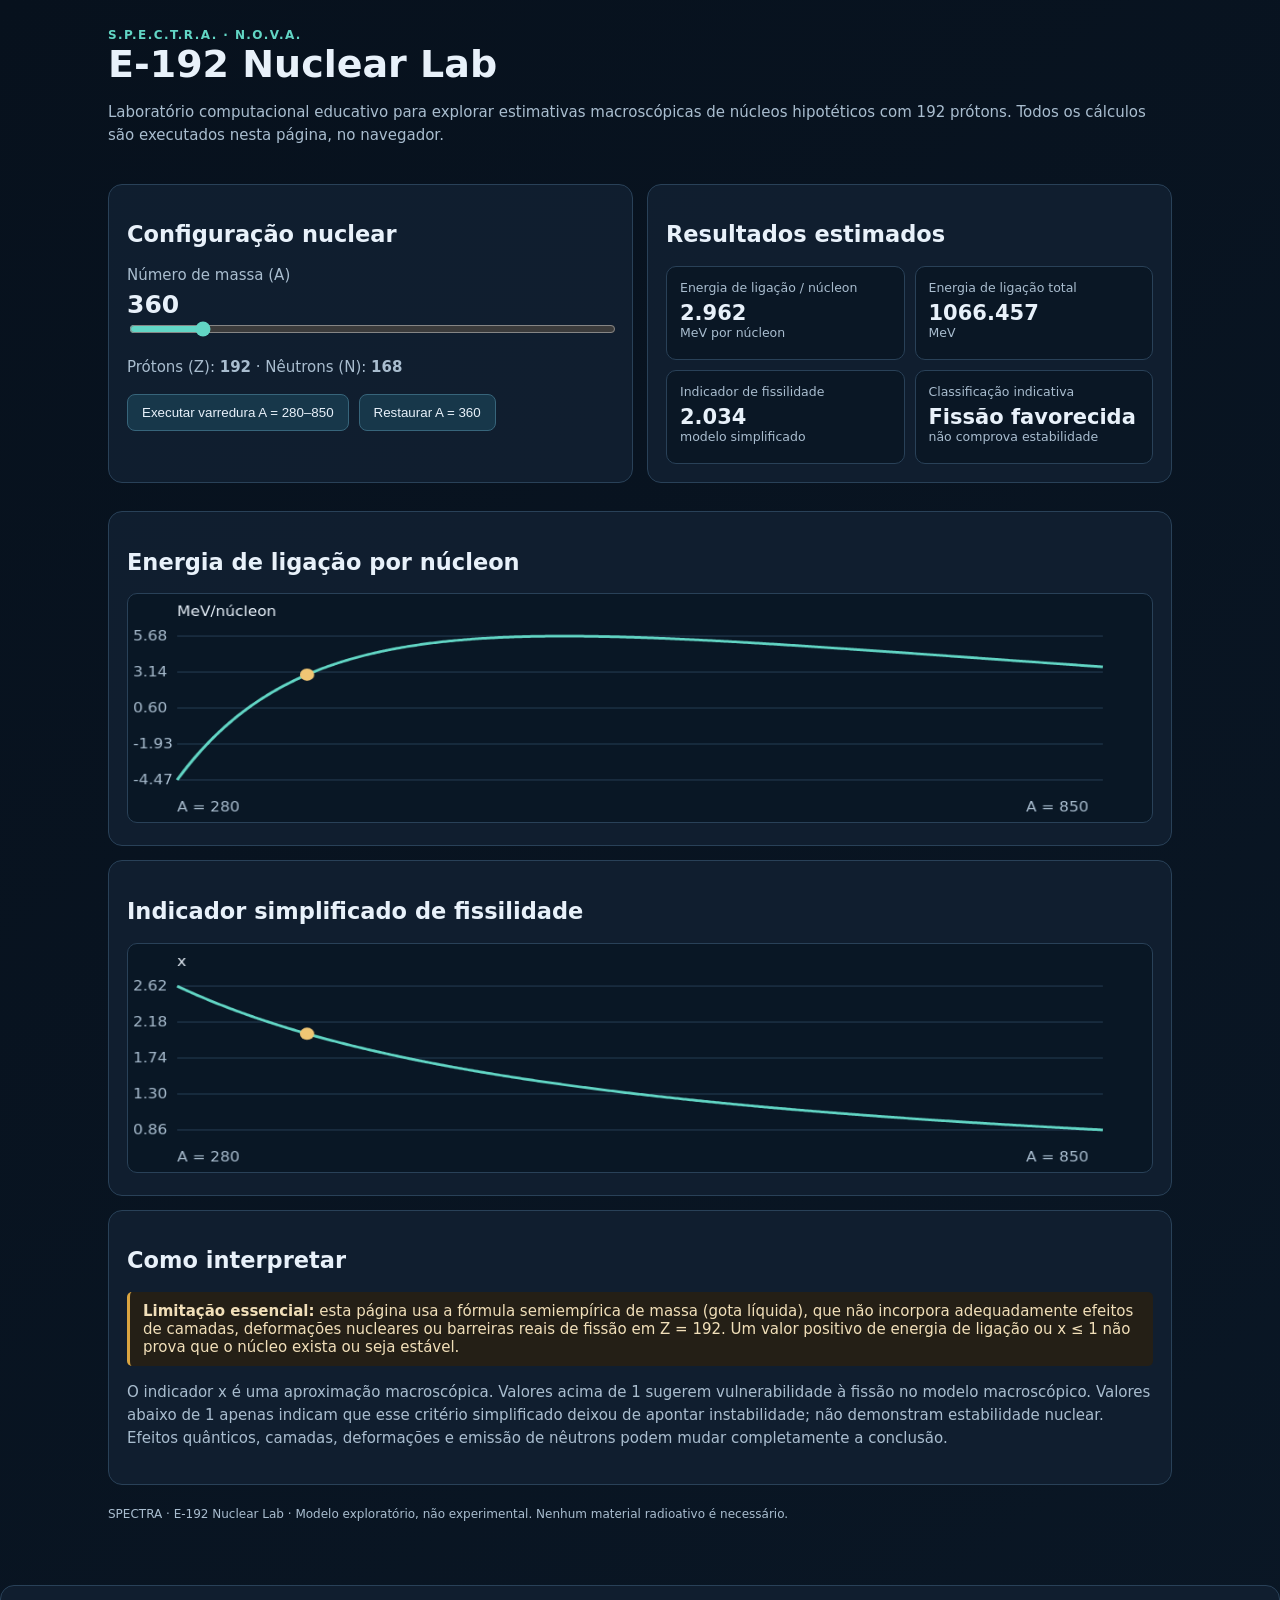
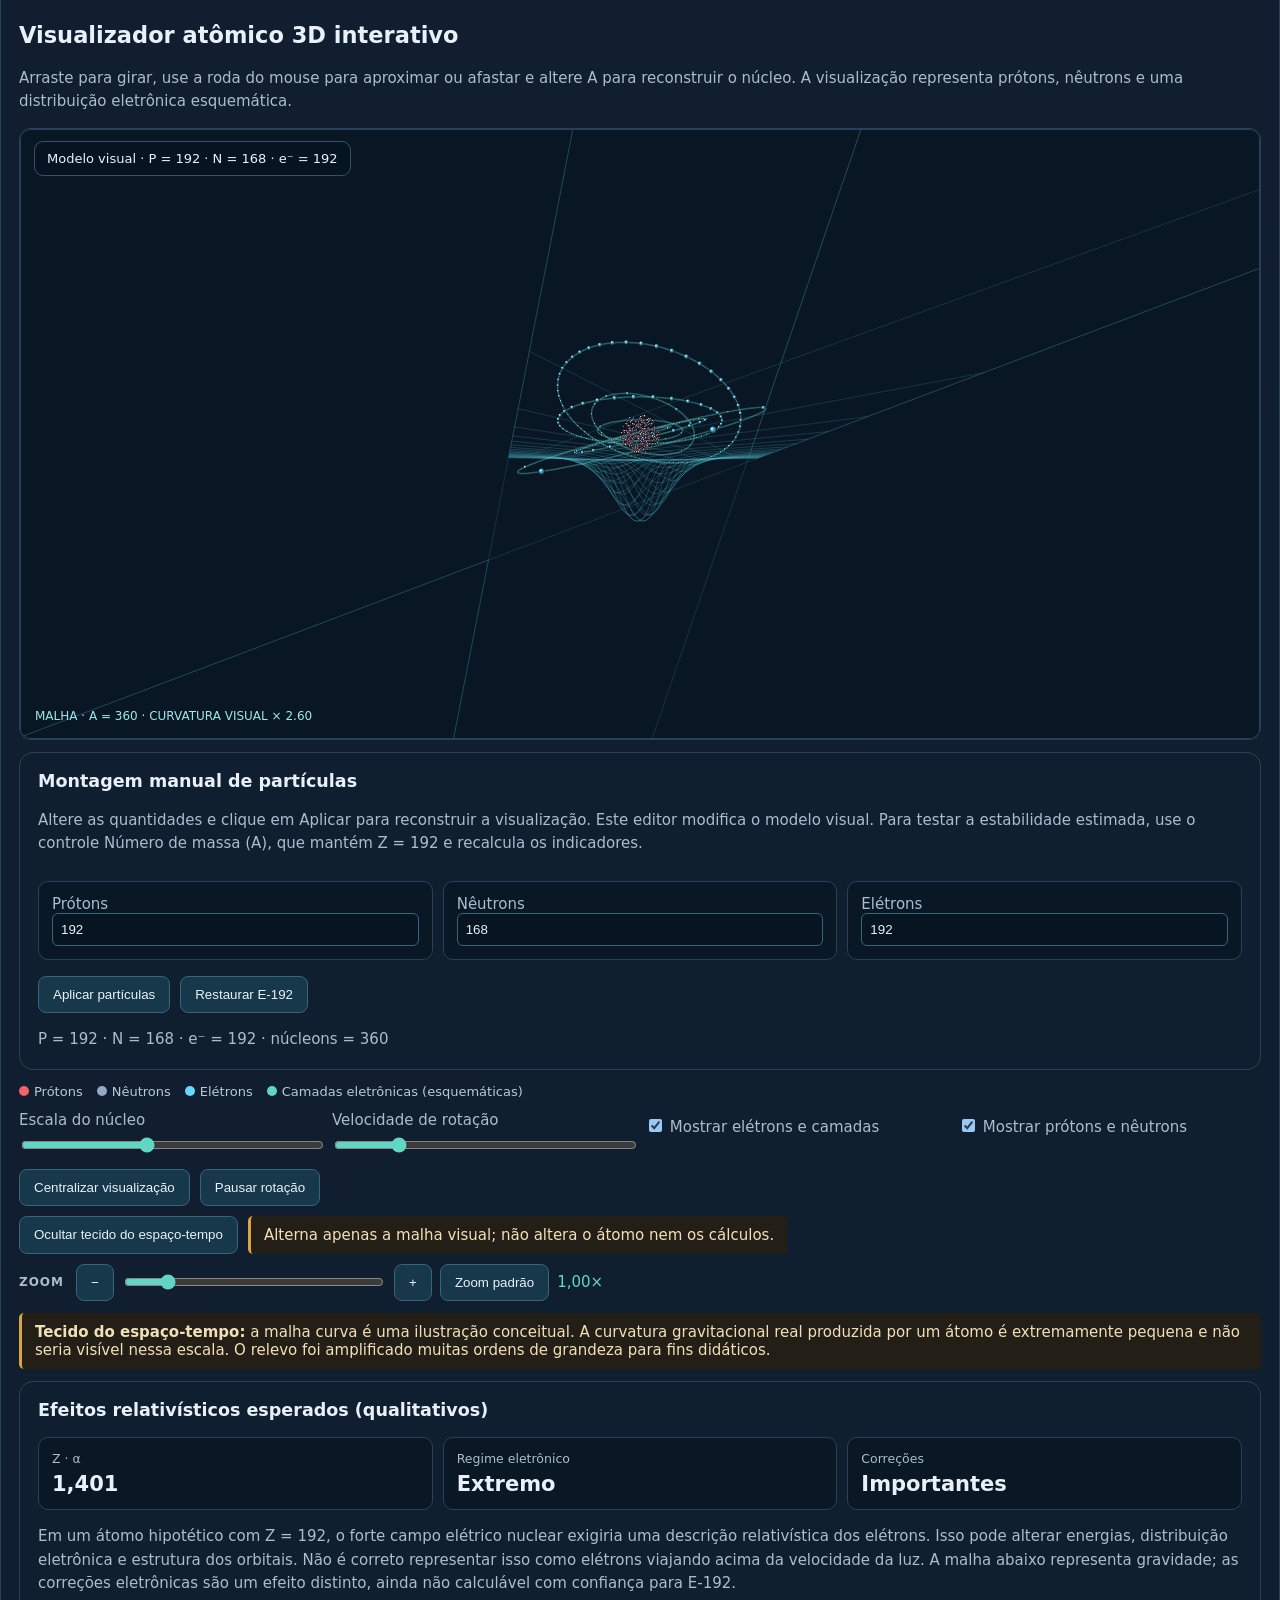
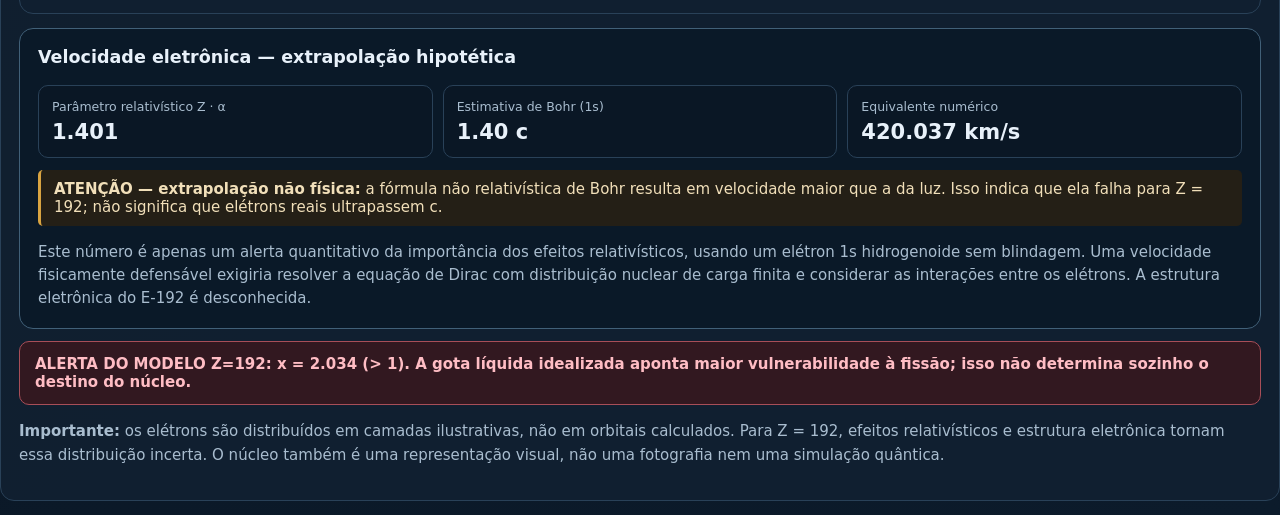
<file: egas/e192.html>
<!doctype html>
<html lang="pt-BR">
<head>
<meta charset="utf-8">
<meta name="viewport" content="width=device-width,initial-scale=1">
<title>SPECTRA | E-192 Nuclear Lab</title>
<style>
:root{color-scheme:dark;--bg:#07111d;--panel:#101f30;--line:#294158;--txt:#e8f1fa;--muted:#a9bdcf;--accent:#62d6c5}
*{box-sizing:border-box}body{margin:0;background:linear-gradient(140deg,#07111d,#0c1b2b);color:var(--txt);font:15px system-ui,Arial,sans-serif}
main{max-width:1100px;margin:auto;padding:28px 18px 50px}header{margin-bottom:22px}h1{font-size:clamp(25px,4vw,38px);margin:0 0 8px}p{color:var(--muted);line-height:1.55}.tag{color:var(--accent);font-weight:700;letter-spacing:.12em;font-size:12px}
.grid{display:grid;grid-template-columns:repeat(auto-fit,minmax(260px,1fr));gap:14px}.panel{background:#101f30eF;border:1px solid var(--line);border-radius:14px;padding:18px;margin:14px 0}
label{display:block;color:var(--muted);margin:10px 0 6px}input[type=range]{width:100%;accent-color:var(--accent)}.value{font-size:25px;font-weight:700}.metrics{display:grid;grid-template-columns:repeat(auto-fit,minmax(160px,1fr));gap:10px}.metric{background:#0a1725;border:1px solid var(--line);border-radius:10px;padding:13px}.metric small{display:block;color:var(--muted);margin-bottom:6px}.metric strong{font-size:21px}.note{border-left:3px solid #d9a441;padding:10px 13px;background:#241f16;color:#f1dfb9;border-radius:5px}canvas{width:100%;height:230px;background:#091725;border:1px solid var(--line);border-radius:10px}.actions{display:flex;gap:10px;flex-wrap:wrap}button{background:#17374a;color:var(--txt);border:1px solid #37657b;padding:10px 14px;border-radius:8px;cursor:pointer}button:hover{background:#20506a}footer{color:var(--muted);font-size:12px;margin-top:22px}
</style>
</head>
<body><main>
<header><div class="tag">S.P.E.C.T.R.A. · N.O.V.A.</div><h1>E-192 Nuclear Lab</h1><p>Laboratório computacional educativo para explorar estimativas macroscópicas de núcleos hipotéticos com 192 prótons. Todos os cálculos são executados nesta página, no navegador.</p></header>
<div class="grid">
<section class="panel"><h2>Configuração nuclear</h2><label for="mass">Número de massa (A)</label><div class="value" id="massText">360</div><input id="mass" type="range" min="280" max="850" value="360"><p>Prótons (Z): <b>192</b> · Nêutrons (N): <b id="neutrons">168</b></p><div class="actions"><button id="scan">Executar varredura A = 280–850</button><button id="reset">Restaurar A = 360</button></div></section>
<section class="panel"><h2>Resultados estimados</h2><div class="metrics">
<div class="metric"><small>Energia de ligação / núcleon</small><strong id="ba">—</strong><small>MeV por núcleon</small></div>
<div class="metric"><small>Energia de ligação total</small><strong id="b">—</strong><small>MeV</small></div>
<div class="metric"><small>Indicador de fissilidade</small><strong id="fiss">—</strong><small>modelo simplificado</small></div>
<div class="metric"><small>Classificação indicativa</small><strong id="class">—</strong><small>não comprova estabilidade</small></div>
</div></section></div>
<section class="panel"><h2>Energia de ligação por núcleon</h2><canvas id="chart1" width="1000" height="260"></canvas></section>
<section class="panel"><h2>Indicador simplificado de fissilidade</h2><canvas id="chart2" width="1000" height="260"></canvas></section>
<section class="panel"><h2>Como interpretar</h2><div class="note"><b>Limitação essencial:</b> esta página usa a fórmula semiempírica de massa (gota líquida), que não incorpora adequadamente efeitos de camadas, deformações nucleares ou barreiras reais de fissão em Z = 192. Um valor positivo de energia de ligação ou x ≤ 1 não prova que o núcleo exista ou seja estável.</div><p>O indicador x é uma aproximação macroscópica. Valores acima de 1 sugerem vulnerabilidade à fissão no modelo macroscópico. Valores abaixo de 1 apenas indicam que esse critério simplificado deixou de apontar instabilidade; não demonstram estabilidade nuclear. Efeitos quânticos, camadas, deformações e emissão de nêutrons podem mudar completamente a conclusão.</p></section>
<footer>SPECTRA · E-192 Nuclear Lab · Modelo exploratório, não experimental. Nenhum material radioativo é necessário.</footer>
</main>
<script>
const Z=192, av=15.75, as=17.8, ac=.711, aa=23.7;
function calc(A){const N=A-Z;let d=0;if(Z%2===0&&N%2===0)d=34*Math.pow(A,-.75);else if(Z%2===1&&N%2===1)d=-34*Math.pow(A,-.75);const B=av*A-as*Math.pow(A,2/3)-ac*Z*(Z-1)*Math.pow(A,-1/3)-aa*Math.pow(A-2*Z,2)/A+d;return {A,N,B,ba:B/A,x:ac*Z*(Z-1)/(2*as*A)}}
function fmt(v){return Number(v).toFixed(3)}
function draw(canvasId,key,title){const c=document.getElementById(canvasId),ctx=c.getContext('2d'),w=c.width,h=c.height,p=48;const pts=[];for(let A=280;A<=850;A++)pts.push(calc(A));let min=Math.min(...pts.map(o=>o[key])),max=Math.max(...pts.map(o=>o[key]));if(min===max)max=min+1;ctx.clearRect(0,0,w,h);ctx.strokeStyle='#294158';ctx.fillStyle='#a9bdcf';ctx.font='15px system-ui';for(let i=0;i<=4;i++){let y=p+(h-2*p)*i/4;ctx.beginPath();ctx.moveTo(p,y);ctx.lineTo(w-p,y);ctx.stroke();let val=max-(max-min)*i/4;ctx.fillText(val.toFixed(2),5,y+5)}ctx.fillText('A = 280',p,h-12);ctx.fillText('A = 850',w-p-75,h-12);ctx.strokeStyle='#62d6c5';ctx.lineWidth=3;ctx.beginPath();pts.forEach((o,i)=>{let x=p+(w-2*p)*i/(pts.length-1),y=h-p-(o[key]-min)/(max-min)*(h-2*p);if(i===0)ctx.moveTo(x,y);else ctx.lineTo(x,y)});ctx.stroke();const A=Number(document.getElementById('mass').value),idx=A-280,o=pts[idx],x=p+(w-2*p)*idx/(pts.length-1),y=h-p-(o[key]-min)/(max-min)*(h-2*p);ctx.fillStyle='#f0c674';ctx.beginPath();ctx.arc(x,y,7,0,Math.PI*2);ctx.fill();ctx.fillStyle='#e8f1fa';ctx.fillText(title,p,25)}
function update(){const A=+document.getElementById('mass').value,o=calc(A);document.getElementById('massText').textContent=A;document.getElementById('neutrons').textContent=o.N;document.getElementById('ba').textContent=fmt(o.ba);document.getElementById('b').textContent=fmt(o.B);document.getElementById('fiss').textContent=fmt(o.x);document.getElementById('class').textContent=o.x>1?'Fissão favorecida':'Abaixo do limiar x';draw('chart1','ba','MeV/núcleon');draw('chart2','x','x')}
document.getElementById('mass').addEventListener('input',update);document.getElementById('reset').addEventListener('click',()=>{document.getElementById('mass').value=360;update()});document.getElementById('scan').addEventListener('click',()=>{let best=calc(280);for(let A=281;A<=700;A++){let o=calc(A);if(o.ba>best.ba)best=o}alert('Varredura concluída: maior B/A nesta faixa em A='+best.A+', N='+best.N+', B/A='+fmt(best.ba)+' MeV. Isso não identifica estabilidade nuclear.')});update();
</script>
<style>
#atomStage{height:min(68vh,680px);min-height:430px;position:relative;overflow:hidden;border:1px solid #294158;border-radius:12px;background:radial-gradient(ellipse at 50% 45%,#142d43,#050c16 72%)}
#atom3d{width:100%;height:100%;display:block;cursor:grab;touch-action:none}
#atom3d:active{cursor:grabbing}.zoomBar{gap:8px}.zoomBar button{min-width:38px}.zoomBar input{flex:1}.zoomBar strong{font-size:12px;letter-spacing:.08em}.atomHud{position:absolute;left:14px;top:12px;background:#071522d9;border:1px solid #35516a;padding:9px 12px;border-radius:9px;font-size:13px;pointer-events:none}
#atomLegend{display:flex;gap:14px;flex-wrap:wrap;margin-top:12px;color:#b8c9d8;font-size:13px}.dot{display:inline-block;width:10px;height:10px;border-radius:50%;margin-right:5px}
#stability{padding:13px 15px;border-radius:10px;margin-top:12px;font-weight:700;border:1px solid #9c6932;background:#302313;color:#ffd99c}
#stability.caution{border-color:#a84e58;background:#321820;color:#ffbdc4}
.atomControls{display:grid;grid-template-columns:repeat(auto-fit,minmax(180px,1fr));gap:10px;margin-top:12px}.atomControls label{margin:0}.atomControls input{margin-top:8px}
</style>
<section class="panel">
<h2>Visualizador atômico 3D interativo</h2>
<p>Arraste para girar, use a roda do mouse para aproximar ou afastar e altere A para reconstruir o núcleo. A visualização representa prótons, nêutrons e uma distribuição eletrônica esquemática.</p>
<div id="atomStage"><canvas id="atom3d" aria-label="Representação tridimensional interativa do átomo hipotético E-192"></canvas><div class="atomHud" id="atomHud">E-192 · Z = 192 · A = 360</div></div>

<div class="panel" id="particleEditor" style="margin-top:12px">
<h3 style="margin-top:0">Montagem manual de partículas</h3>
<p>Altere as quantidades e clique em Aplicar para reconstruir a visualização. Este editor modifica o modelo visual. Para testar a estabilidade estimada, use o controle Número de massa (A), que mantém Z = 192 e recalcula os indicadores.</p>
<div class="metrics">
<label class="metric">Prótons <input id="visualProtons" type="number" min="1" max="500" value="192" style="width:100%;padding:8px;background:#071522;color:#e8f1fa;border:1px solid #37657b;border-radius:6px"></label>
<label class="metric">Nêutrons <input id="visualNeutrons" type="number" min="0" max="1000" value="168" style="width:100%;padding:8px;background:#071522;color:#e8f1fa;border:1px solid #37657b;border-radius:6px"></label>
<label class="metric">Elétrons <input id="visualElectrons" type="number" min="0" max="500" value="192" style="width:100%;padding:8px;background:#071522;color:#e8f1fa;border:1px solid #37657b;border-radius:6px"></label>
</div>
<div class="actions" style="margin-top:10px"><button id="applyParticles">Aplicar partículas</button><button id="resetParticles">Restaurar E-192</button></div>
<p id="particleSummary" style="margin-bottom:0">P = 192 · N = 168 · e⁻ = 192</p>
</div>
<div id="atomLegend">
<span><i class="dot" style="background:#f06467"></i>Prótons</span>
<span><i class="dot" style="background:#91a9c2"></i>Nêutrons</span>
<span><i class="dot" style="background:#65d9ff"></i>Elétrons</span>
<span><i class="dot" style="background:#62d6c5"></i>Camadas eletrônicas (esquemáticas)</span>
</div>
<div class="atomControls">
<label>Escala do núcleo <input id="nucScale" type="range" min="65" max="150" value="100"></label>
<label>Velocidade de rotação <input id="spin" type="range" min="0" max="20" value="4"></label>
<label><input id="showElectrons" type="checkbox" checked> Mostrar elétrons e camadas</label>
<label><input id="showNucleons" type="checkbox" checked> Mostrar prótons e nêutrons</label>
</div>
<div class="actions" style="margin-top:12px"><button id="rotateReset">Centralizar visualização</button><button id="spinToggle">Pausar rotação</button></div>
<div class="actions" style="margin-top:10px">
<button id="spacetimeToggle" type="button" aria-pressed="true">Ocultar tecido do espaço-tempo</button>
<span class="note" style="margin:0">Alterna apenas a malha visual; não altera o átomo nem os cálculos.</span>
</div>
<div class="actions zoomBar" style="margin-top:10px;align-items:center">
<strong style="color:#a9bdcf;margin-right:4px">ZOOM</strong>
<button id="zoomMinus" aria-label="Afastar">−</button>
<input id="zoomRange" type="range" min="0.3" max="5" step="0.05" value="1" style="max-width:260px">
<button id="zoomPlus" aria-label="Aproximar">+</button>
<button id="zoomHome">Zoom padrão</button>
<span id="zoomReadout" style="color:#62d6c5;min-width:48px">1,00×</span>
</div>
<div class="note" style="margin-top:12px"><b>Tecido do espaço-tempo:</b> a malha curva é uma ilustração conceitual. A curvatura gravitacional real produzida por um átomo é extremamente pequena e não seria visível nessa escala. O relevo foi amplificado muitas ordens de grandeza para fins didáticos.</div>
<div class="panel" style="margin-top:12px">
<h3 style="margin-top:0">Efeitos relativísticos esperados (qualitativos)</h3>
<div class="metrics">
<div class="metric"><small>Z · α</small><strong>1,401</strong></div>
<div class="metric"><small>Regime eletrônico</small><strong>Extremo</strong></div>
<div class="metric"><small>Correções</small><strong>Importantes</strong></div>
</div>
<p style="margin-bottom:0">Em um átomo hipotético com Z = 192, o forte campo elétrico nuclear exigiria uma descrição relativística dos elétrons. Isso pode alterar energias, distribuição eletrônica e estrutura dos orbitais. Não é correto representar isso como elétrons viajando acima da velocidade da luz. A malha abaixo representa gravidade; as correções eletrônicas são um efeito distinto, ainda não calculável com confiança para E-192.</p>
</div>
<div class="panel" id="electronSpeedPanel" style="margin:14px 0 0;background:#0a1928;border-color:#416078">
<h3 style="margin-top:0">Velocidade eletrônica — extrapolação hipotética</h3>
<div class="metrics">
<div class="metric"><small>Parâmetro relativístico Z · α</small><strong id="zAlpha">1,401</strong></div>
<div class="metric"><small>Estimativa de Bohr (1s)</small><strong id="bohrSpeed">1,40 c</strong></div>
<div class="metric"><small>Equivalente numérico</small><strong id="bohrKms">420.000 km/s</strong></div>
</div>
<div class="note" style="margin-top:12px"><b>ATENÇÃO — extrapolação não física:</b> a fórmula não relativística de Bohr resulta em velocidade maior que a da luz. Isso indica que ela falha para Z = 192; não significa que elétrons reais ultrapassem c.</div>
<p style="margin-bottom:0">Este número é apenas um alerta quantitativo da importância dos efeitos relativísticos, usando um elétron 1s hidrogenoide sem blindagem. Uma velocidade fisicamente defensável exigiria resolver a equação de Dirac com distribuição nuclear de carga finita e considerar as interações entre os elétrons. A estrutura eletrônica do E-192 é desconhecida.</p>
</div>
<div id="stability">AVALIAÇÃO: calculando aproximação macroscópica…</div>
<p><b>Importante:</b> os elétrons são distribuídos em camadas ilustrativas, não em orbitais calculados. Para Z = 192, efeitos relativísticos e estrutura eletrônica tornam essa distribuição incerta. O núcleo também é uma representação visual, não uma fotografia nem uma simulação quântica.</p>
</section>
<script>
(()=>{
const canvas=document.getElementById('atom3d'),ctx=canvas.getContext('2d'),stage=document.getElementById('atomStage');
let yaw=.55,pitch=-.24,zoom=1,drag=false,lastX=0,lastY=0,spin=true,angle=0,showSpacetime=true,particles=[],electrons=[],shells=[];
let visualP=192,visualN=168,visualE=192;
const Z=192;
function rng(seed){let x=seed>>>0;return()=>{x=(x*1664525+1013904223)>>>0;return x/4294967296}}
function build(){
 const A=visualP+visualN,r=rng(A*17+visualP*31+visualN*7);particles=[];
 for(let i=0;i<A;i++){let u=r()*2-1,t=r()*Math.PI*2,rr=Math.cbrt(r())*.98,s=Math.sqrt(1-u*u);particles.push({x:rr*s*Math.cos(t),y:rr*u,z:rr*s*Math.sin(t),type:i<visualP?'p':'n',size:.035+r()*.012})}
 const caps=[2,8,18,32,50,72,128];electrons=[];shells=[];let left=visualE;
 caps.forEach((cap,idx)=>{let count=Math.min(left,cap);left-=count;let radius=1.55+idx*.46;if(count>0)shells.push({radius});for(let k=0;k<count;k++){let a=2*Math.PI*k/count+(idx%2)*.17;let tilt=(idx%3-1)*.38;electrons.push({x:radius*Math.cos(a),y:radius*Math.sin(a)*Math.sin(tilt),z:radius*Math.sin(a)*Math.cos(tilt),shell:idx})}});
 document.getElementById('atomHud').textContent='Modelo visual · P = '+visualP+' · N = '+visualN+' · e⁻ = '+visualE;
 document.getElementById('particleSummary').textContent='P = '+visualP+' · N = '+visualN+' · e⁻ = '+visualE+' · núcleons = '+A;
 const x=.711*Z*(Z-1)/(2*17.8*Math.max(1,A)),el=document.getElementById('stability');
 if(x>1){el.className='caution';el.textContent='ALERTA DO MODELO Z=192: x = '+x.toFixed(3)+' (> 1). A gota líquida idealizada aponta maior vulnerabilidade à fissão; isso não determina sozinho o destino do núcleo.'}
 else{el.className='';el.textContent='CRITÉRIO MACROSCÓPICO: x = '+x.toFixed(3)+' (≤ 1). Abaixo do limiar simplificado de fissilidade; NÃO significa núcleo estável.'}
}
function project(p,w,h,rot){let x=p.x*Math.cos(yaw)-p.z*Math.sin(yaw),z=p.x*Math.sin(yaw)+p.z*Math.cos(yaw),y=p.y*Math.cos(pitch)-z*Math.sin(pitch);z=p.y*Math.sin(pitch)+z*Math.cos(pitch);let depth=5.8-z*zoom,scale=Math.min(w,h)*.19*zoom/depth;return {x:w/2+x*scale,y:h/2-y*scale,z,scale}}
function sphere(p,color,r,w,h){let q=project(p,w,h);let rad=Math.max(1.1,r*q.scale);ctx.beginPath();let g=ctx.createRadialGradient(q.x-rad*.35,q.y-rad*.4,rad*.05,q.x,q.y,rad);g.addColorStop(0,'#ffffff');g.addColorStop(.22,color);g.addColorStop(1,'#07101a');ctx.fillStyle=g;ctx.globalAlpha=Math.max(.35,Math.min(1,.8+q.z*.08));ctx.arc(q.x,q.y,rad,0,Math.PI*2);ctx.fill();ctx.globalAlpha=1}
function pathRing(rad,tilt,w,h){ctx.beginPath();for(let i=0;i<=180;i++){let a=i/180*Math.PI*2,p={x:rad*Math.cos(a),y:rad*Math.sin(a)*Math.sin(tilt),z:rad*Math.sin(a)*Math.cos(tilt)},q=project(p,w,h);if(i===0)ctx.moveTo(q.x,q.y);else ctx.lineTo(q.x,q.y)}ctx.strokeStyle='rgba(98,214,197,.38)';ctx.lineWidth=1.5;ctx.stroke()}
function drawSpacetime(w,h){
 // A curvatura visual responde ao parâmetro de massa M ≈ A·u.
 // A dependência relativa usa a escala compacta M/R, com R ∝ A^(1/3).
 // O deslocamento é amplificado deliberadamente: não está em escala física.
 const extent=4.2,steps=24,depth=-1.18;
 const A=Math.max(1,visualP+visualN);
 const relativeCompactness=Math.pow(A/360,2/3);
 const curvature=0.75+1.85*relativeCompactness;
 function point(u,v){const rr=u*u+v*v;return {x:u,y:depth-curvature*Math.exp(-rr/2.7),z:v}}
 ctx.save();ctx.lineWidth=1;
 for(let k=0;k<=steps;k++){
   const t=-extent+2*extent*k/steps;
   for(let axis=0;axis<2;axis++){
     ctx.beginPath();
     for(let j=0;j<=100;j++){
       const q=-extent+2*extent*j/100;
       const p=axis===0?point(t,q):point(q,t),s=project(p,w,h);
       if(j===0)ctx.moveTo(s.x,s.y);else ctx.lineTo(s.x,s.y);
     }
     ctx.strokeStyle='rgba(83,190,205,'+(0.16+0.12*(1-Math.abs(t)/extent))+')';ctx.stroke();
   }
 }
 ctx.fillStyle='#9de8e8';ctx.font='12px system-ui';
 ctx.fillText('MALHA · A = '+A+' · CURVATURA VISUAL × '+curvature.toFixed(2),14,h-18);
 ctx.restore();
}
function syncZoom(){document.getElementById('zoomRange').value=zoom;document.getElementById('zoomReadout').textContent=zoom.toFixed(2).replace('.',',')+'×'}
function render(){let w=canvas.clientWidth,h=canvas.clientHeight,dpr=Math.min(devicePixelRatio||1,2);if(canvas.width!==Math.round(w*dpr)||canvas.height!==Math.round(h*dpr)){canvas.width=Math.round(w*dpr);canvas.height=Math.round(h*dpr)}ctx.setTransform(dpr,0,0,dpr,0,0);ctx.clearRect(0,0,w,h);
 if(showSpacetime)drawSpacetime(w,h);
 let scale=+document.getElementById('nucScale').value/100;ctx.save();ctx.translate(w/2,h/2);ctx.scale(scale,scale);ctx.translate(-w/2,-h/2);
 if(document.getElementById('showElectrons').checked){shells.forEach((s,i)=>pathRing(s.radius,((i%3)-1)*.38,w,h));electrons.forEach(e=>sphere(e,'#65d9ff',.055,w,h))}
 if(document.getElementById('showNucleons').checked){let ordered=particles.map(p=>({p,q:project(p,w,h)})).sort((a,b)=>a.q.z-b.q.z);ordered.forEach(o=>sphere(o.p,o.p.type==='p'?'#f06467':'#91a9c2',o.p.size,w,h))}
 ctx.restore();if(spin)yaw+=+document.getElementById('spin').value*.0007;requestAnimationFrame(render)}
canvas.addEventListener('pointerdown',e=>{drag=true;lastX=e.clientX;lastY=e.clientY;canvas.setPointerCapture(e.pointerId)});
canvas.addEventListener('pointermove',e=>{if(!drag)return;yaw+=(e.clientX-lastX)*.008;pitch=Math.max(-1.35,Math.min(1.35,pitch+(e.clientY-lastY)*.008));lastX=e.clientX;lastY=e.clientY});
canvas.addEventListener('pointerup',()=>drag=false);canvas.addEventListener('pointercancel',()=>drag=false);
canvas.addEventListener('wheel',e=>{e.preventDefault();zoom=Math.max(.3,Math.min(5,zoom*(e.deltaY<0?1.12:.89)));syncZoom()},{passive:false});
document.getElementById('mass').addEventListener('input',()=>{
 visualP=192;visualN=+document.getElementById('mass').value-192;visualE=192;
 document.getElementById('visualProtons').value=visualP;document.getElementById('visualNeutrons').value=visualN;document.getElementById('visualElectrons').value=visualE;build();
});
document.getElementById('applyParticles').addEventListener('click',()=>{
 const p=Math.max(1,Math.min(500,Math.floor(+document.getElementById('visualProtons').value||1)));
 const n=Math.max(0,Math.min(1000,Math.floor(+document.getElementById('visualNeutrons').value||0)));
 const e=Math.max(0,Math.min(500,Math.floor(+document.getElementById('visualElectrons').value||0)));
 visualP=p;visualN=n;visualE=e;build();
});
document.getElementById('resetParticles').addEventListener('click',()=>{
 visualP=192;visualN=168;visualE=192;
 document.getElementById('visualProtons').value=192;document.getElementById('visualNeutrons').value=168;document.getElementById('visualElectrons').value=192;build();
});
document.getElementById('nucScale').addEventListener('input',()=>{});
document.getElementById('rotateReset').addEventListener('click',()=>{yaw=.55;pitch=-.24;zoom=1;syncZoom()});
document.getElementById('zoomRange').addEventListener('input',e=>{zoom=+e.target.value;syncZoom()});
document.getElementById('zoomPlus').addEventListener('click',()=>{zoom=Math.min(5,zoom*1.2);syncZoom()});
document.getElementById('zoomMinus').addEventListener('click',()=>{zoom=Math.max(.3,zoom/1.2);syncZoom()});
document.getElementById('zoomHome').addEventListener('click',()=>{zoom=1;syncZoom()});
syncZoom();
document.getElementById('spinToggle').addEventListener('click',e=>{spin=!spin;e.target.textContent=spin?'Pausar rotação':'Retomar rotação'});
document.getElementById('spacetimeToggle').addEventListener('click',e=>{
 showSpacetime=!showSpacetime;
 e.currentTarget.textContent=showSpacetime?'Ocultar tecido do espaço-tempo':'Mostrar tecido do espaço-tempo';
 e.currentTarget.setAttribute('aria-pressed',String(showSpacetime));
});
document.getElementById('showElectrons').addEventListener('change',()=>{});document.getElementById('showNucleons').addEventListener('change',()=>{});
build();render();
})();
</script>

<script>(()=>{const alpha=1/137.035999084,c=299792.458,z=192,za=z*alpha;document.getElementById('zAlpha').textContent=za.toFixed(3);document.getElementById('bohrSpeed').textContent=za.toFixed(2)+' c';document.getElementById('bohrKms').textContent=Math.round(za*c).toLocaleString('pt-BR')+' km/s';})();</script>
</body></html>
</file>
